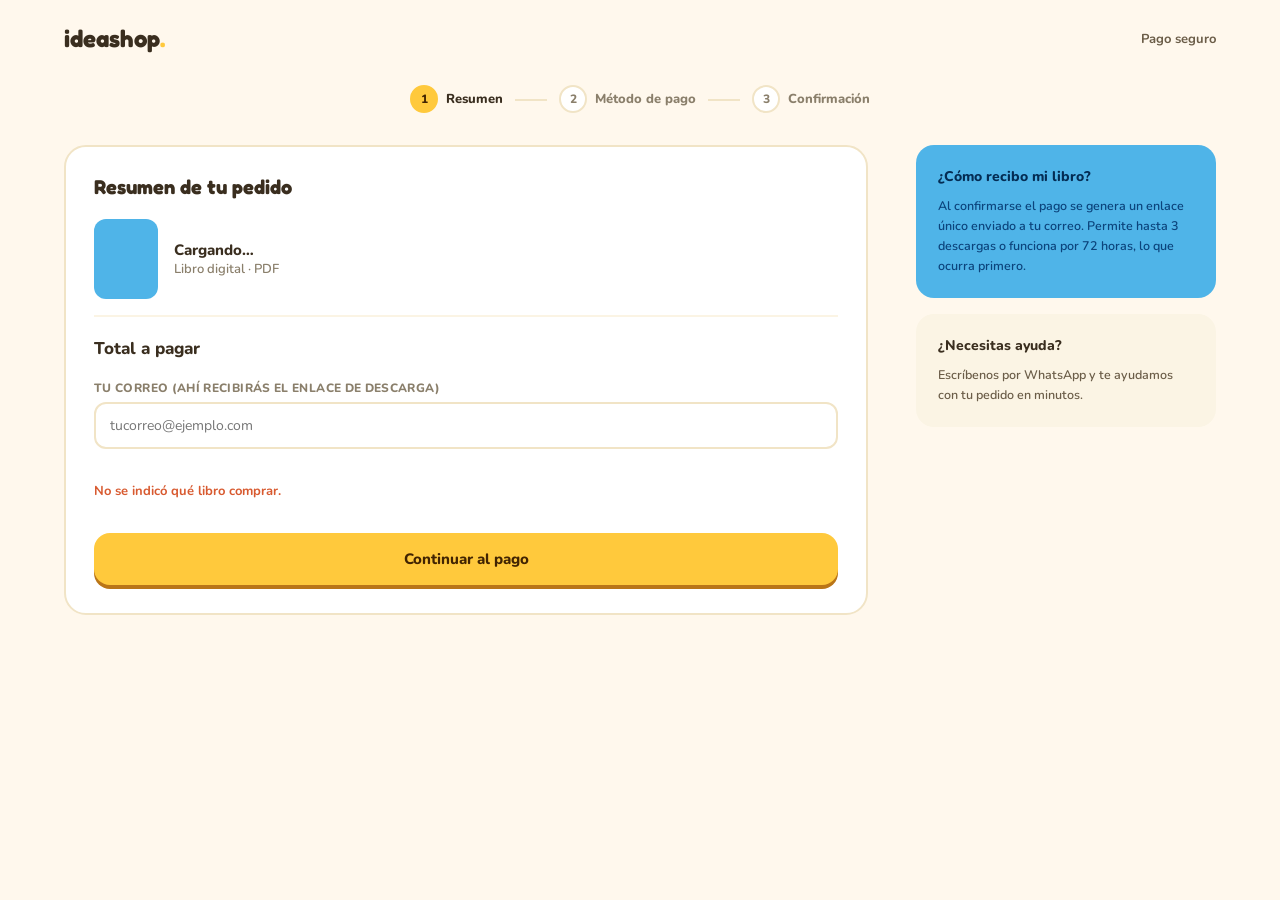
<file: public/checkout.html>
<!doctype html>
<html lang="es">
<head>
<meta charset="utf-8">
<meta name="viewport" content="width=device-width, initial-scale=1">
<title>Pago del pedido — ideashop EC</title>
<link rel="preconnect" href="https://fonts.googleapis.com">
<link href="https://fonts.googleapis.com/css2?family=Fredoka:wght@500;600;700&family=Nunito:wght@400;600;700;800&display=swap" rel="stylesheet">
<link rel="stylesheet" href="css/styles.css">
<style>
  .step-circle{width:28px;height:28px;border-radius:50%;font-size:12px;font-weight:800;display:flex;align-items:center;justify-content:center;background:#fff;color:#8A7F6B;border:2px solid #F1E4C6}
  .step-circle.done{background:var(--accent);color:#412402;border-color:var(--accent)}
  .step-label{font-size:13px;font-weight:800;color:#8A7F6B}
  .step-label.done{color:#3A2E1F}
  .pago-panel{background:#fff;border:2px solid #F1E4C6;border-radius:22px;padding:28px;display:flex;flex-direction:column;gap:20px}
  .pago-panel[hidden]{display:none}
  .metodo-btn{text-align:left;background:#FBF4E4;border:2px solid #F1E4C6;border-radius:16px;padding:20px;display:flex;gap:16px;align-items:center;width:100%}
</style>
</head>
<body>

<div style="display:flex;flex-direction:column">

  <header style="display:flex;align-items:center;justify-content:space-between;padding:24px 64px;flex-wrap:wrap;gap:12px">
    <a href="index.html" style="font-family:'Fredoka',sans-serif;font-size:24px;font-weight:700;color:#3A2E1F">
      ideashop<span style="color:var(--accent)">.</span>
    </a>
    <span style="font-size:13px;color:#6B5D48;font-weight:700">Pago seguro</span>
  </header>

  <!-- Indicador de pasos -->
  <div style="display:flex;justify-content:center;gap:12px;padding:8px 64px 0;box-sizing:border-box">
    <div style="display:flex;align-items:center;gap:8px">
      <div class="step-circle done" id="circle1">1</div>
      <span class="step-label done">Resumen</span>
    </div>
    <div style="width:32px;height:2px;background:#F1E4C6;margin-top:14px"></div>
    <div style="display:flex;align-items:center;gap:8px">
      <div class="step-circle" id="circle2">2</div>
      <span class="step-label" id="label2">Método de pago</span>
    </div>
    <div style="width:32px;height:2px;background:#F1E4C6;margin-top:14px"></div>
    <div style="display:flex;align-items:center;gap:8px">
      <div class="step-circle" id="circle3">3</div>
      <span class="step-label" id="label3">Confirmación</span>
    </div>
  </div>

  <section style="padding:32px 64px 72px;display:flex;gap:48px;box-sizing:border-box;align-items:flex-start;flex-wrap:wrap">

    <div style="flex:1;min-width:320px;display:flex;flex-direction:column;gap:24px">

      <!-- PASO 1: resumen -->
      <div class="pago-panel" id="panel-resumen">
        <h2 style="font-size:20px;font-weight:700">Resumen de tu pedido</h2>
        <div id="resumenLibro" style="display:flex;gap:16px;align-items:center;padding-bottom:16px;border-bottom:2px solid #FBF4E4">
          <div style="width:64px;height:80px;border-radius:12px;background:#4FB4E8;flex-shrink:0"></div>
          <div style="flex:1">
            <div style="font-size:15px;font-weight:800">Cargando…</div>
            <div style="font-size:13px;color:#8A7F6B;font-weight:600">Libro digital · PDF</div>
          </div>
          <div id="resumenPrecio" style="font-size:16px;font-weight:800;color:#D85A30"></div>
        </div>
        <div style="display:flex;justify-content:space-between;font-size:17px;font-weight:800">
          <span>Total a pagar</span>
          <span id="resumenTotal" style="color:#D85A30"></span>
        </div>
        <div class="field" style="display:flex;flex-direction:column;gap:6px">
          <label for="email" style="font-size:12px;font-weight:800;color:#8A7F6B;text-transform:uppercase;letter-spacing:.03em">Tu correo (ahí recibirás el enlace de descarga)</label>
          <input id="email" type="email" placeholder="tucorreo@ejemplo.com" style="border:2px solid #F1E4C6;border-radius:12px;padding:12px 14px;font-family:'Nunito',sans-serif;font-size:14px">
        </div>
        <p id="resumenError" style="color:#D85A30;font-size:13px;font-weight:700;display:none"></p>
        <button class="btn-accent" onclick="goToMetodo()">Continuar al pago</button>
      </div>

      <!-- PASO 2: elegir método -->
      <div class="pago-panel" id="panel-metodo" hidden>
        <h2 style="font-size:20px;font-weight:700">¿Cómo quieres pagar?</h2>

        <button class="metodo-btn" onclick="elegirMetodo('pasarela')">
          <div style="width:44px;height:44px;border-radius:12px;background:#4FB4E8;flex-shrink:0;display:flex;align-items:center;justify-content:center">
            <svg width="22" height="22" viewBox="0 0 24 24" fill="none" stroke="#042C53" stroke-width="2"><rect x="2" y="5" width="20" height="14" rx="2"/><line x1="2" y1="10" x2="22" y2="10"/></svg>
          </div>
          <div style="flex:1">
            <div style="font-size:15px;font-weight:800">Pasarela de pago</div>
            <div style="font-size:13px;color:#8A7F6B;font-weight:600">Tarjeta de crédito o débito. Confirmación al instante.</div>
          </div>
          <svg width="18" height="18" viewBox="0 0 24 24" fill="none" stroke="#8A7F6B" stroke-width="2.5"><path d="M9 18l6-6-6-6"/></svg>
        </button>

        <button class="metodo-btn" onclick="elegirMetodo('transferencia')">
          <div style="width:44px;height:44px;border-radius:12px;background:#5FC77E;flex-shrink:0;display:flex;align-items:center;justify-content:center">
            <svg width="22" height="22" viewBox="0 0 24 24" fill="none" stroke="#173404" stroke-width="2"><rect x="1" y="7" width="15" height="10" rx="1"/><path d="M16 10h4l3 3v4h-7z"/><circle cx="6" cy="19" r="1.6"/><circle cx="18.5" cy="19" r="1.6"/></svg>
          </div>
          <div style="flex:1">
            <div style="font-size:15px;font-weight:800">Transferencia bancaria</div>
            <div style="font-size:13px;color:#8A7F6B;font-weight:600">Depositas y envías tu comprobante. Confirmación manual.</div>
          </div>
          <svg width="18" height="18" viewBox="0 0 24 24" fill="none" stroke="#8A7F6B" stroke-width="2.5"><path d="M9 18l6-6-6-6"/></svg>
        </button>
        <p id="metodoError" style="color:#D85A30;font-size:13px;font-weight:700;display:none"></p>
      </div>

      <!-- PASO 3a: pasarela en curso -->
      <div class="pago-panel" id="panel-pasarela" hidden style="align-items:center;text-align:center">
        <div style="width:60px;height:60px;border-radius:50%;background:#4FB4E8;display:flex;align-items:center;justify-content:center">
          <svg width="28" height="28" viewBox="0 0 24 24" fill="none" stroke="#042C53" stroke-width="2"><rect x="2" y="5" width="20" height="14" rx="2"/><line x1="2" y1="10" x2="22" y2="10"/></svg>
        </div>
        <h2 style="font-size:19px;font-weight:700">Serás redirigido a la pasarela</h2>
        <p style="font-size:14px;color:#6B5D48;max-width:380px;line-height:1.6;font-weight:600">
          Aquí el sitio real abre el formulario seguro de la pasarela (ej. Payphone o PlacetoPay) para que ingreses los datos de tu tarjeta.
        </p>
        <button class="btn-accent" onclick="simularPasarelaOk()">Simular pago aprobado →</button>
        <span style="font-size:12px;color:#B4B2A9;font-weight:600">(botón solo de demostración del mockup; en el sitio real esto lo confirma la pasarela)</span>
      </div>

      <!-- PASO 3b: transferencia -->
      <div class="pago-panel" id="panel-transferencia" hidden>
        <h2 style="font-size:19px;font-weight:700">Datos para tu transferencia</h2>
        <div style="background:#FBF4E4;border-radius:16px;padding:18px;display:flex;flex-direction:column;gap:8px;font-size:14px;font-weight:600">
          <div><strong>Banco:</strong> Banco Pichincha</div>
          <div><strong>Cuenta de ahorros:</strong> 22XXXXXXXX01</div>
          <div><strong>Titular:</strong> ideashop EC Cía. Ltda.</div>
          <div><strong>RUC:</strong> 17XXXXXXXX001</div>
          <div><strong>Valor:</strong> <span id="transferenciaValor"></span></div>
          <div><strong>Referencia:</strong> <span id="transferenciaCodigo"></span> <span style="font-weight:600;color:#8A7F6B">(inclúyela en el comprobante)</span></div>
        </div>
        <div style="display:flex;flex-direction:column;gap:6px">
          <span style="font-size:13px;font-weight:800">Comprobante de depósito</span>
          <div style="border:2px dashed #F1E4C6;border-radius:14px;padding:24px;text-align:center;color:#8A7F6B;font-size:13px;font-weight:600">
            [Adjuntar foto o PDF del comprobante]
          </div>
        </div>
        <button class="btn-accent" onclick="enviarComprobante()">Enviar comprobante</button>
      </div>

      <!-- PASO 4a: confirmado por pasarela -->
      <div class="pago-panel" id="panel-confirmado-pasarela" hidden style="align-items:center;text-align:center;padding:32px">
        <div style="width:64px;height:64px;border-radius:50%;background:#5FC77E;display:flex;align-items:center;justify-content:center">
          <svg width="30" height="30" viewBox="0 0 24 24" fill="none" stroke="#173404" stroke-width="2.5"><path d="M20 6L9 17l-5-5"/></svg>
        </div>
        <h2 style="font-size:20px;font-weight:700">Pago aprobado</h2>
        <p style="font-size:14px;color:#6B5D48;max-width:380px;line-height:1.6;font-weight:600">
          Tu pago fue confirmado al instante. Ya generamos tu enlace de descarga y lo enviamos a tu correo.
        </p>
        <a id="linkDescargaPasarela" href="#" class="btn-accent">Ver el enlace de descarga →</a>
      </div>

      <!-- PASO 4b: en revisión por transferencia -->
      <div class="pago-panel" id="panel-confirmado-transferencia" hidden style="align-items:center;text-align:center;padding:32px">
        <div style="width:64px;height:64px;border-radius:50%;background:var(--accent);display:flex;align-items:center;justify-content:center">
          <svg width="26" height="26" viewBox="0 0 24 24" fill="none" stroke="#412402" stroke-width="2"><circle cx="12" cy="12" r="9"/><path d="M12 7v5l3 3"/></svg>
        </div>
        <h2 style="font-size:20px;font-weight:700">Comprobante recibido</h2>
        <p style="font-size:14px;color:#6B5D48;max-width:400px;line-height:1.6;font-weight:600">
          Estamos verificando tu transferencia. En cuanto se confirme (máximo 24 horas hábiles) recibirás tu enlace de descarga por correo. Tu código de pedido es <strong id="confirmTransferCodigo"></strong>.
        </p>
        <a href="index.html" class="btn-outline">Volver al catálogo</a>
      </div>

    </div>

    <!-- Barra lateral de ayuda -->
    <div style="width:300px;flex-shrink:0;display:flex;flex-direction:column;gap:16px">
      <div style="background:#4FB4E8;border-radius:18px;padding:22px;display:flex;flex-direction:column;gap:10px">
        <span style="color:#042C53;font-size:14px;font-weight:800">¿Cómo recibo mi libro?</span>
        <p style="color:#0C447C;font-size:12.5px;line-height:1.6;margin:0;font-weight:600">
          Al confirmarse el pago se genera un enlace único enviado a tu correo. Permite hasta 3 descargas o funciona por 72 horas, lo que ocurra primero.
        </p>
      </div>
      <div style="background:#FBF4E4;border-radius:18px;padding:22px;display:flex;flex-direction:column;gap:10px">
        <span style="font-size:14px;font-weight:800;color:#3A2E1F">¿Necesitas ayuda?</span>
        <p style="color:#6B5D48;font-size:12.5px;line-height:1.6;margin:0;font-weight:600">
          Escríbenos por WhatsApp y te ayudamos con tu pedido en minutos.
        </p>
      </div>
    </div>
  </section>
</div>

<script>
// Máquina de estados del checkout, ahora conectada al backend real
// (Worker + D1): crea el pedido, y según el método, confirma el pago
// (simulado para pasarela) o deja el pedido pendiente de revisión manual
// (transferencia), generando el token real de descarga (3 intentos / 72h).

const PANELS = ['resumen', 'metodo', 'pasarela', 'transferencia', 'confirmado-pasarela', 'confirmado-transferencia'];
const slug = new URLSearchParams(location.search).get('slug');
let libroActual = null;
let pedidoCodigo = null;

function goTo(step) {
  PANELS.forEach(p => {
    document.getElementById('panel-' + p).hidden = (p !== step);
  });
  const step2Done = step !== 'resumen';
  const step3Done = step === 'confirmado-pasarela' || step === 'confirmado-transferencia';
  setStepVisual('circle2', 'label2', step2Done);
  setStepVisual('circle3', 'label3', step3Done);
}

function setStepVisual(circleId, labelId, done) {
  document.getElementById(circleId).classList.toggle('done', done);
  document.getElementById(labelId).classList.toggle('done', done);
}

async function cargarResumen() {
  if (!slug) {
    document.getElementById('resumenError').textContent = 'No se indicó qué libro comprar.';
    document.getElementById('resumenError').style.display = 'block';
    return;
  }
  const res = await fetch(`/api/libros/${encodeURIComponent(slug)}`);
  if (!res.ok) {
    document.getElementById('resumenError').textContent = 'No encontramos ese libro.';
    document.getElementById('resumenError').style.display = 'block';
    return;
  }
  const { libro } = await res.json();
  libroActual = libro;
  document.querySelector('#resumenLibro > div:nth-child(2) > div:first-child').textContent = libro.titulo;
  document.getElementById('resumenPrecio').textContent = '$' + libro.precio;
  document.getElementById('resumenTotal').textContent = '$' + libro.precio;
}

function goToMetodo() {
  const email = document.getElementById('email').value.trim();
  const err = document.getElementById('resumenError');
  if (!email || !email.includes('@')) {
    err.textContent = 'Ingresa un correo válido para poder enviarte el enlace de descarga.';
    err.style.display = 'block';
    return;
  }
  err.style.display = 'none';
  goTo('metodo');
}

async function crearPedido(metodo) {
  const email = document.getElementById('email').value.trim();
  const res = await fetch('/api/checkout', {
    method: 'POST',
    headers: { 'Content-Type': 'application/json' },
    body: JSON.stringify({ slug, email, metodo }),
  });
  if (!res.ok) throw new Error('No se pudo crear el pedido');
  const { pedido } = await res.json();
  pedidoCodigo = pedido.codigo;
  return pedido;
}

async function elegirMetodo(metodo) {
  const errEl = document.getElementById('metodoError');
  errEl.style.display = 'none';
  try {
    await crearPedido(metodo);
    if (metodo === 'pasarela') {
      goTo('pasarela');
    } else {
      document.getElementById('transferenciaValor').textContent = '$' + (libroActual ? libroActual.precio : '');
      document.getElementById('transferenciaCodigo').textContent = pedidoCodigo;
      goTo('transferencia');
    }
  } catch (e) {
    errEl.textContent = 'No se pudo iniciar el pago. Intenta de nuevo.';
    errEl.style.display = 'block';
  }
}

// Simula la confirmación que en el sitio real llega desde Payphone/PlacetoPay
// (webhook). Aquí la disparamos manualmente solo para ver el flujo completo.
async function simularPasarelaOk() {
  const res = await fetch('/api/pago/webhook-pasarela', {
    method: 'POST',
    headers: { 'Content-Type': 'application/json' },
    body: JSON.stringify({ codigo: pedidoCodigo, referencia: 'DEMO-' + Date.now() }),
  });
  if (!res.ok) return;
  const { token } = await res.json();
  document.getElementById('linkDescargaPasarela').href = `descarga.html?token=${encodeURIComponent(token)}`;
  goTo('confirmado-pasarela');
}

function enviarComprobante() {
  // El pedido ya quedó "pendiente" en /api/checkout; la confirmación real
  // la hace un administrador desde /admin (botón "Confirmar pago"), lo que
  // genera el token de descarga y (en producción) dispara el correo.
  document.getElementById('confirmTransferCodigo').textContent = pedidoCodigo;
  goTo('confirmado-transferencia');
}

// Estado inicial
cargarResumen();
goTo('resumen');
</script>
</body>
</html>
</file>
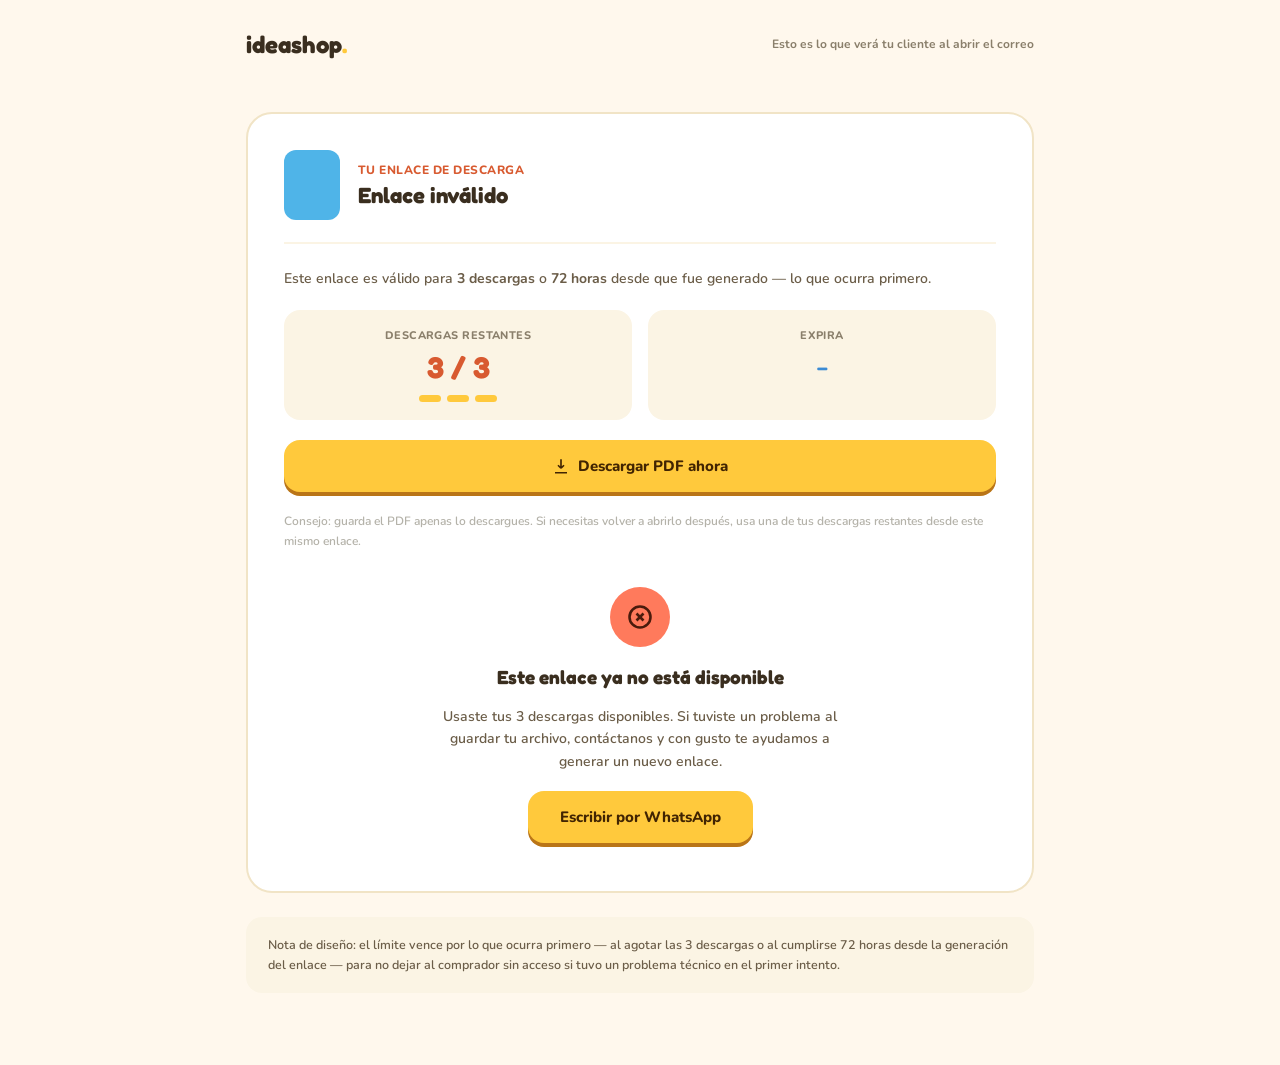
<file: public/descarga.html>
<!doctype html>
<html lang="es">
<head>
<meta charset="utf-8">
<meta name="viewport" content="width=device-width, initial-scale=1">
<title>Tu enlace de descarga — ideashop EC</title>
<link rel="preconnect" href="https://fonts.googleapis.com">
<link href="https://fonts.googleapis.com/css2?family=Fredoka:wght@500;600;700&family=Nunito:wght@400;600;700;800&display=swap" rel="stylesheet">
<link rel="stylesheet" href="css/styles.css">
<style>
  .dot{width:22px;height:7px;border-radius:4px;background:#F1E4C6}
  .dot.on{background:var(--accent)}
  #toast{display:none}
  #toast.show{display:flex}
</style>
</head>
<body>

<div style="max-width:900px;margin:0 auto;display:flex;flex-direction:column">

  <header style="height:88px;flex-shrink:0;display:flex;align-items:center;justify-content:space-between;padding:0 56px;flex-wrap:wrap;gap:8px">
    <a href="index.html" style="font-family:'Fredoka',sans-serif;font-size:24px;font-weight:700;color:#3A2E1F">
      ideashop<span style="color:var(--accent)">.</span>
    </a>
    <span style="font-size:12px;color:#8A7F6B;font-weight:700">Esto es lo que verá tu cliente al abrir el correo</span>
  </header>

  <section style="padding:24px 56px 72px;display:flex;flex-direction:column;gap:24px;box-sizing:border-box">

    <div style="background:#fff;border:2px solid #F1E4C6;border-radius:26px;padding:36px;display:flex;flex-direction:column;gap:24px">

      <div style="display:flex;gap:18px;align-items:center;padding-bottom:22px;border-bottom:2px solid #FBF4E4">
        <div style="width:56px;height:70px;border-radius:12px;background:#4FB4E8;flex-shrink:0"></div>
        <div>
          <div style="font-size:12px;color:#D85A30;font-weight:800;text-transform:uppercase;letter-spacing:0.04em">Tu enlace de descarga</div>
          <h1 id="tituloLibro" style="font-size:22px;font-weight:700;margin-top:4px">Cargando…</h1>
        </div>
      </div>

      <!-- Estado activo -->
      <div id="estado-activo" style="display:flex;flex-direction:column;gap:20px">
        <p style="font-size:14px;color:#6B5D48;line-height:1.6;margin:0;font-weight:600">
          Este enlace es válido para <strong>3 descargas</strong> o <strong>72 horas</strong> desde que fue generado — lo que ocurra primero.
        </p>

        <div style="display:flex;gap:16px;flex-wrap:wrap">
          <div style="flex:1;min-width:180px;background:#FBF4E4;border-radius:16px;padding:18px;text-align:center">
            <div style="font-size:11px;color:#8A7F6B;font-weight:800;text-transform:uppercase;letter-spacing:0.04em">Descargas restantes</div>
            <div id="contador" style="font-size:30px;font-weight:800;color:#D85A30;font-family:'Fredoka',sans-serif;margin-top:6px">3 / 3</div>
            <div style="display:flex;gap:6px;justify-content:center;margin-top:10px">
              <div class="dot on" id="dot1"></div>
              <div class="dot on" id="dot2"></div>
              <div class="dot on" id="dot3"></div>
            </div>
          </div>
          <div style="flex:1;min-width:180px;background:#FBF4E4;border-radius:16px;padding:18px;text-align:center">
            <div style="font-size:11px;color:#8A7F6B;font-weight:800;text-transform:uppercase;letter-spacing:0.04em">Expira</div>
            <div id="expiraTexto" style="font-size:16px;font-weight:800;color:#3B8BD4;font-family:'Fredoka',sans-serif;margin-top:14px">—</div>
          </div>
        </div>

        <button class="btn-accent" onclick="descargar()">
          <svg width="18" height="18" viewBox="0 0 24 24" fill="none" stroke="#412402" stroke-width="2.2"><path d="M12 3v12m0 0l-4-4m4 4l4-4M4 21h16"/></svg>
          Descargar PDF ahora
        </button>

        <div id="toast" style="background:#EAF3DE;border:2px solid #C0DD97;border-radius:14px;padding:14px 16px;gap:10px;align-items:center">
          <svg width="18" height="18" viewBox="0 0 24 24" fill="none" stroke="#27500A" stroke-width="2.4" style="flex-shrink:0"><path d="M20 6L9 17l-5-5"/></svg>
          <span style="font-size:13px;color:#27500A;font-weight:700">Descarga iniciada. Guarda una copia del archivo en tu dispositivo.</span>
        </div>

        <p style="font-size:12px;color:#B4B2A9;line-height:1.6;margin:0;font-weight:600">
          Consejo: guarda el PDF apenas lo descargues. Si necesitas volver a abrirlo después, usa una de tus descargas restantes desde este mismo enlace.
        </p>
      </div>

      <!-- Estado agotado -->
      <div id="estado-agotado" hidden style="display:flex;flex-direction:column;gap:18px;align-items:center;text-align:center;padding:12px 0">
        <div style="width:60px;height:60px;border-radius:50%;background:#FF7A5C;display:flex;align-items:center;justify-content:center">
          <svg width="28" height="28" viewBox="0 0 24 24" fill="none" stroke="#4A1B0C" stroke-width="2.2"><circle cx="12" cy="12" r="9"/><line x1="9" y1="9" x2="15" y2="15"/><line x1="15" y1="9" x2="9" y2="15"/></svg>
        </div>
        <h2 style="font-size:19px;font-weight:700">Este enlace ya no está disponible</h2>
        <p style="font-size:14px;color:#6B5D48;max-width:420px;line-height:1.6;margin:0;font-weight:600">
          Usaste tus 3 descargas disponibles. Si tuviste un problema al guardar tu archivo, contáctanos y con gusto te ayudamos a generar un nuevo enlace.
        </p>
        <a href="#" class="btn-accent">Escribir por WhatsApp</a>
      </div>

    </div>

    <div style="background:#FBF4E4;border-radius:16px;padding:18px 22px;font-size:12.5px;color:#6B5D48;line-height:1.6;font-weight:600">
      Nota de diseño: el límite vence por lo que ocurra primero — al agotar las 3 descargas o al cumplirse 72 horas desde la generación del enlace — para no dejar al comprador sin acceso si tuvo un problema técnico en el primer intento.
    </div>
  </section>
</div>

<script>
// Contador real de descargas (3 intentos o 72h, lo que ocurra primero).
// /api/descarga/:token/estado solo consulta (no gasta intento);
// /api/descarga/:token es la descarga real y sí descuenta uno.
const token = new URLSearchParams(location.search).get('token');
let toastTimer = null;

async function cargarEstado() {
  if (!token) {
    document.getElementById('tituloLibro').textContent = 'Enlace inválido';
    document.getElementById('estado-activo').hidden = true;
    return;
  }
  const res = await fetch(`/api/descarga/${encodeURIComponent(token)}/estado`);
  if (!res.ok) {
    document.getElementById('tituloLibro').textContent = 'Enlace inválido';
    document.getElementById('estado-activo').hidden = true;
    return;
  }
  const data = await res.json();
  document.getElementById('tituloLibro').textContent = data.titulo;

  const restantes = data.intentos_restantes;
  document.getElementById('contador').textContent = restantes + ' / ' + data.intentos_max;
  for (let i = 1; i <= data.intentos_max; i++) {
    const dot = document.getElementById('dot' + i);
    if (dot) dot.classList.toggle('on', i <= restantes);
  }
  document.getElementById('expiraTexto').textContent = new Date(data.expira_en).toLocaleString('es-EC', {
    day: 'numeric', month: 'short', hour: 'numeric', minute: '2-digit',
  });

  document.getElementById('estado-activo').hidden = !data.disponible;
  document.getElementById('estado-agotado').hidden = data.disponible;
}

function descargar() {
  if (!token) return;
  // Navegar directamente a la ruta de descarga: el navegador baja el PDF
  // y el backend descuenta un intento en ese mismo request.
  window.location.href = `/api/descarga/${encodeURIComponent(token)}`;
  const toast = document.getElementById('toast');
  toast.classList.add('show');
  clearTimeout(toastTimer);
  toastTimer = setTimeout(() => toast.classList.remove('show'), 2500);
  // Refresca el contador un momento después (la descarga ya se disparó).
  setTimeout(cargarEstado, 1200);
}

cargarEstado();
</script>
</body>
</html>
</file>
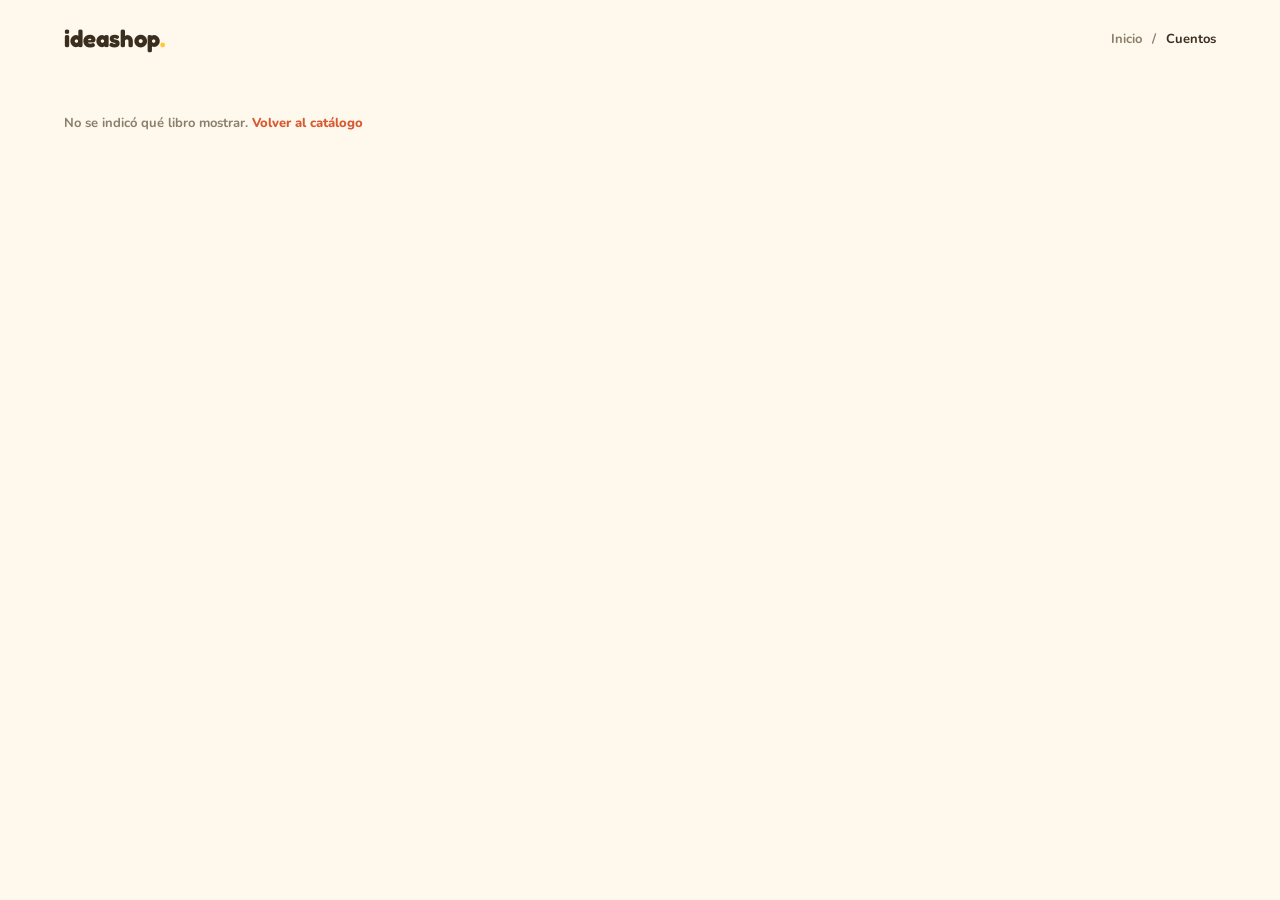
<file: public/producto.html>
<!doctype html>
<html lang="es">
<head>
<meta charset="utf-8">
<meta name="viewport" content="width=device-width, initial-scale=1">
<title>El bosque de Nico y las estrellas — ideashop EC</title>
<link rel="preconnect" href="https://fonts.googleapis.com">
<link href="https://fonts.googleapis.com/css2?family=Fredoka:wght@500;600;700&family=Nunito:wght@400;600;700;800&display=swap" rel="stylesheet">
<link rel="stylesheet" href="css/styles.css">
</head>
<body>

<div style="display:flex;flex-direction:column">

  <header style="display:flex;align-items:center;justify-content:space-between;padding:24px 64px;flex-wrap:wrap;gap:12px">
    <a href="index.html" style="font-family:'Fredoka',sans-serif;font-size:24px;font-weight:700;color:#3A2E1F">
      ideashop<span style="color:var(--accent)">.</span>
    </a>
    <div style="display:flex;align-items:center;gap:10px;font-size:13px;color:#8A7F6B;font-weight:700">
      <a href="index.html" style="color:#8A7F6B">Inicio</a>
      <span>/</span>
      <span style="color:#3A2E1F">Cuentos</span>
    </div>
  </header>

  <section id="ficha" style="padding:24px 64px 48px;display:flex;gap:56px;box-sizing:border-box;flex-wrap:wrap">
    <p style="color:var(--text-muted);font-size:13px;font-weight:700">Cargando…</p>
  </section>
</div>

<script>
function escapeHtml(s) {
  return String(s ?? "").replace(/[&<>"']/g, (c) => ({ "&": "&amp;", "<": "&lt;", ">": "&gt;", '"': "&quot;", "'": "&#39;" }[c]));
}

async function cargarFicha() {
  const cont = document.getElementById("ficha");
  const slug = new URLSearchParams(location.search).get("slug");

  if (!slug) {
    cont.innerHTML = '<p style="color:var(--text-muted);font-size:13px;font-weight:700">No se indicó qué libro mostrar. <a href="index.html" style="color:#D85A30;font-weight:800">Volver al catálogo</a></p>';
    return;
  }

  try {
    const res = await fetch(`/api/libros/${encodeURIComponent(slug)}`);
    if (!res.ok) {
      cont.innerHTML = '<p style="color:var(--text-muted);font-size:13px;font-weight:700">No encontramos ese libro. <a href="index.html" style="color:#D85A30;font-weight:800">Volver al catálogo</a></p>';
      return;
    }
    const { libro: l } = await res.json();
    document.title = `${l.titulo} — ideashop EC`;

    cont.innerHTML = `
      <div style="width:400px;max-width:100%;height:480px;flex-shrink:0;border-radius:28px;background:${l.portada_color};display:flex;align-items:center;justify-content:center;color:#042C53;font-size:14px;font-weight:700;text-align:center;padding:24px;box-sizing:border-box;position:relative">
        [Portada: "${escapeHtml(l.titulo)}"]
        ${l.etiqueta ? `<div style="position:absolute;bottom:-16px;left:32px;background:var(--accent);color:#412402;font-size:13px;font-weight:800;padding:8px 18px;border-radius:20px;box-shadow:0 4px 0 #BA7517">${escapeHtml(l.etiqueta)}</div>` : ""}
      </div>

      <div style="flex:1;min-width:300px;display:flex;flex-direction:column;gap:18px;padding-top:8px">
        <span style="background:#5FC77E;color:#173404;font-size:12px;font-weight:800;padding:6px 16px;border-radius:20px;width:fit-content">Libro digital · PDF</span>
        <h1 style="font-size:36px;font-weight:700;line-height:1.2;color:#3A2E1F">${escapeHtml(l.titulo)}</h1>
        <p style="font-size:15px;line-height:1.7;color:#6B5D48;max-width:480px;font-weight:600">${escapeHtml(l.descripcion)}</p>

        <div style="display:flex;gap:10px;flex-wrap:wrap">
          <span style="background:#FFFFFF;border:2px solid #F1E4C6;color:#6B5D48;font-size:12px;font-weight:800;padding:8px 16px;border-radius:20px">PDF</span>
          <span style="background:#FFFFFF;border:2px solid #F1E4C6;color:#6B5D48;font-size:12px;font-weight:800;padding:8px 16px;border-radius:20px">${l.paginas ?? "—"} páginas</span>
          <span style="background:#FFFFFF;border:2px solid #F1E4C6;color:#6B5D48;font-size:12px;font-weight:800;padding:8px 16px;border-radius:20px">Descarga inmediata</span>
        </div>

        <div style="font-size:34px;font-weight:800;color:#D85A30;font-family:'Fredoka',sans-serif;margin-top:6px">$${l.precio}</div>

        <a href="checkout.html?slug=${encodeURIComponent(l.slug)}" class="btn-accent" style="width:fit-content">Comprar este libro</a>

        <div style="display:flex;flex-direction:column;gap:12px;margin-top:16px;padding:20px;background:#FFFFFF;border:2px solid #F1E4C6;border-radius:18px;max-width:460px">
          <div style="display:flex;gap:10px;align-items:flex-start">
            <div style="width:22px;height:22px;border-radius:50%;background:#5FC77E;flex-shrink:0;display:flex;align-items:center;justify-content:center;margin-top:1px">
              <svg width="12" height="12" viewBox="0 0 24 24" fill="none" stroke="#173404" stroke-width="3"><path d="M20 6L9 17l-5-5"/></svg>
            </div>
            <span style="font-size:13px;color:#6B5D48;font-weight:700">Recibirás el enlace de descarga en tu correo apenas se confirme el pago</span>
          </div>
          <div style="display:flex;gap:10px;align-items:flex-start">
            <div style="width:22px;height:22px;border-radius:50%;background:#5FC77E;flex-shrink:0;display:flex;align-items:center;justify-content:center;margin-top:1px">
              <svg width="12" height="12" viewBox="0 0 24 24" fill="none" stroke="#173404" stroke-width="3"><path d="M20 6L9 17l-5-5"/></svg>
            </div>
            <span style="font-size:13px;color:#6B5D48;font-weight:700">El enlace permite 3 descargas o 72 horas de acceso, lo que ocurra primero</span>
          </div>
        </div>
      </div>`;
  } catch (e) {
    cont.innerHTML = '<p style="color:var(--text-muted);font-size:13px;font-weight:700">Error al cargar el libro.</p>';
  }
}
cargarFicha();
</script>
</body>
</html>
</file>
<file: public/css/styles.css>
/* ideashop EC — Estilos globales
   Paleta "Arcoíris de cuentos"
   Fuentes: Fredoka (títulos) + Nunito (texto) */

:root {
  --accent: #FFC93C;      /* amarillo sol */
  --blue: #4FB4E8;        /* azul cielo */
  --coral: #FF7A5C;       /* coral */
  --green: #5FC77E;       /* verde */
  --cream: #FFF8ED;       /* crema (fondo) */
  --text: #3A2E1F;        /* marrón oscuro */
  --text-soft: #6B5D48;
  --text-muted: #8A7F6B;
  --border: #F1E4C6;
  --panel: #FBF4E4;
}

* { box-sizing: border-box; }

body {
  margin: 0;
  font-family: 'Nunito', sans-serif;
  background: var(--cream);
  color: var(--text);
}

h1, h2, h3 {
  font-family: 'Fredoka', sans-serif;
  margin: 0;
}

a { color: inherit; text-decoration: none; }

button {
  font-family: 'Nunito', sans-serif;
  cursor: pointer;
  border: none;
}

.container {
  max-width: 1200px;
  margin: 0 auto;
  padding: 0 24px;
}

/* Botón "presionado" reutilizable */
.btn-accent {
  background: var(--accent);
  color: #412402;
  padding: 16px 32px;
  border-radius: 16px;
  font-weight: 800;
  font-size: 15px;
  box-shadow: 0 4px 0 #BA7517;
  display: inline-flex;
  align-items: center;
  justify-content: center;
  gap: 8px;
}

.btn-outline {
  border: 2px solid var(--text);
  color: var(--text);
  padding: 14px 28px;
  border-radius: 14px;
  font-weight: 800;
  font-size: 14px;
}

/* Utilidades responsive básicas */
@media (max-width: 960px) {
  header nav { display: none !important; }
  section[style*="display:flex"] { flex-wrap: wrap; }
}
</file>
